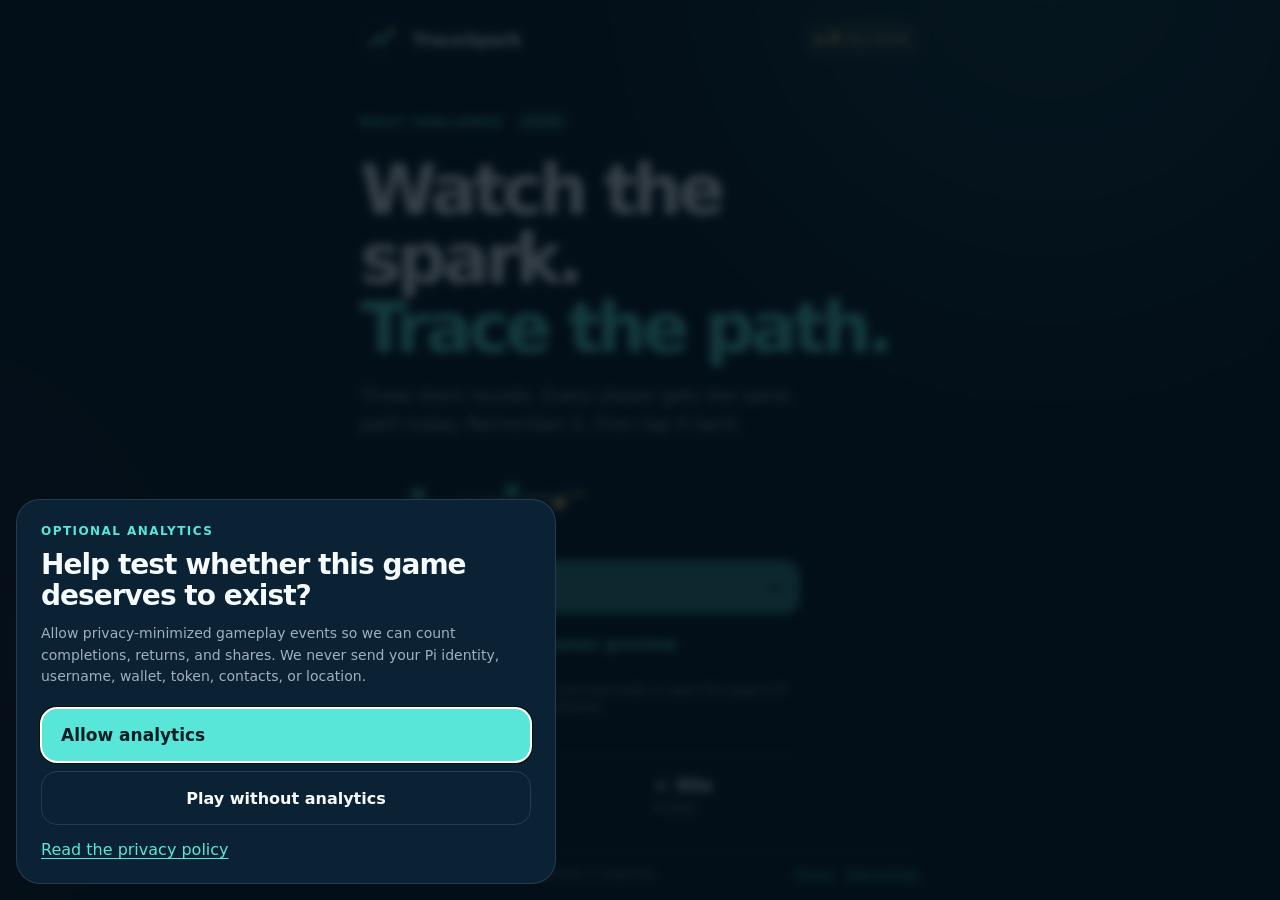
<file: index.html>
<!doctype html>
<html lang="en">
  <head>
    <meta charset="utf-8" />
    <meta name="viewport" content="width=device-width, initial-scale=1, viewport-fit=cover" />
    <meta name="theme-color" content="#071a2b" />
    <meta name="description" content="TraceSpark is a short daily memory-path challenge made for mobile play." />
    <title>TraceSpark — Daily memory challenge</title>
    <link rel="icon" href="./logo.svg?v=0.1.0" type="image/svg+xml" />
    <link rel="stylesheet" href="./styles.css?v=0.1.0" />
    <script src="https://sdk.minepi.com/pi-sdk.js"></script>
    <script type="module" src="./app.js?v=0.1.1"></script>
  </head>
  <body>
    <main class="app-shell">
      <header class="topbar">
        <a class="brand" href="./" aria-label="TraceSpark home">
          <img src="./logo.svg" width="42" height="42" alt="" />
          <span>TraceSpark</span>
        </a>
        <div class="streak-chip" aria-label="Current daily streak">
          <span aria-hidden="true">◆</span>
          <strong id="streak-count">0</strong>
          <span>day streak</span>
        </div>
      </header>

      <section id="welcome-view" class="view welcome-view">
        <div class="challenge-label">
          <span>Daily challenge</span>
          <strong id="challenge-number">#—</strong>
        </div>
        <h1>Watch the spark.<br /><em>Trace the path.</em></h1>
        <p class="intro">Three short rounds. Every player gets the same path today. Remember it, then tap it back.</p>

        <div class="demo-path" aria-hidden="true">
          <span></span><span></span><span></span><span></span><span></span>
        </div>

        <div class="welcome-actions">
          <button id="auth-button" class="primary-button" type="button" disabled>
            <span>Sign in with Pi</span>
            <span aria-hidden="true">→</span>
          </button>
          <button id="preview-button" class="text-button" type="button" hidden>Play browser preview</button>
          <p id="sdk-status" class="microcopy" role="status">Connecting to Pi…</p>
        </div>

        <div class="rules" aria-label="Game summary">
          <div><strong>3</strong><span>rounds</span></div>
          <div><strong>15</strong><span>sparks</span></div>
          <div><strong>&lt; 90s</strong><span>to play</span></div>
        </div>
      </section>

      <section id="game-view" class="view game-view" hidden>
        <div class="round-header">
          <div>
            <span class="overline">Daily challenge</span>
            <h1 id="round-title">Round 1 of 3</h1>
          </div>
          <div id="round-dots" class="round-dots" aria-label="Round progress"></div>
        </div>

        <div class="instruction-card">
          <span id="phase-icon" class="phase-icon" aria-hidden="true">◉</span>
          <div>
            <strong id="phase-title">Get ready</strong>
            <p id="phase-message" aria-live="polite">The path will light up one spark at a time.</p>
          </div>
        </div>

        <div id="spark-grid" class="spark-grid" aria-label="Memory path grid"></div>

        <div class="input-progress">
          <span id="input-label">Watch closely</span>
          <div id="input-marks" class="input-marks" aria-hidden="true"></div>
        </div>
      </section>

      <section id="result-view" class="view result-view" hidden>
        <p class="overline">Daily challenge complete</p>
        <div class="score-ring" aria-label="Final accuracy">
          <strong id="result-percent">0%</strong>
          <span>accuracy</span>
        </div>
        <h1 id="result-title">Path captured.</h1>
        <p id="result-summary" class="intro"></p>

        <div id="result-grid" class="result-grid" aria-label="Round results"></div>

        <div class="result-stats">
          <div><span>Score</span><strong id="result-score">0</strong></div>
          <div><span>Streak</span><strong id="result-streak">1 day</strong></div>
          <div><span>Next path</span><strong id="next-countdown">—</strong></div>
        </div>

        <button id="share-button" class="primary-button" type="button">
          <span>Share result</span>
          <span aria-hidden="true">↗</span>
        </button>
        <button id="replay-button" class="text-button" type="button">Replay today's path</button>
        <p id="share-status" class="microcopy" role="status"></p>
      </section>

      <footer>
        <p>Memory, not money. No prizes, deposits, or wagering.</p>
        <nav aria-label="Legal and settings">
          <a href="./privacy.html">Privacy</a>
          <button id="privacy-settings-button" type="button">Data settings</button>
        </nav>
      </footer>
    </main>

    <dialog id="consent-dialog" class="consent-dialog">
      <form method="dialog">
        <p class="overline">Optional analytics</p>
        <h2>Help test whether this game deserves to exist?</h2>
        <p>
          Allow privacy-minimized gameplay events so we can count completions, returns, and shares. We never send your
          Pi identity, username, wallet, token, contacts, or location.
        </p>
        <div class="dialog-actions">
          <button id="allow-analytics" class="primary-button" value="allow">Allow analytics</button>
          <button id="decline-analytics" class="secondary-button" value="decline">Play without analytics</button>
        </div>
        <a href="./privacy.html">Read the privacy policy</a>
      </form>
    </dialog>
  </body>
</html>
</file>
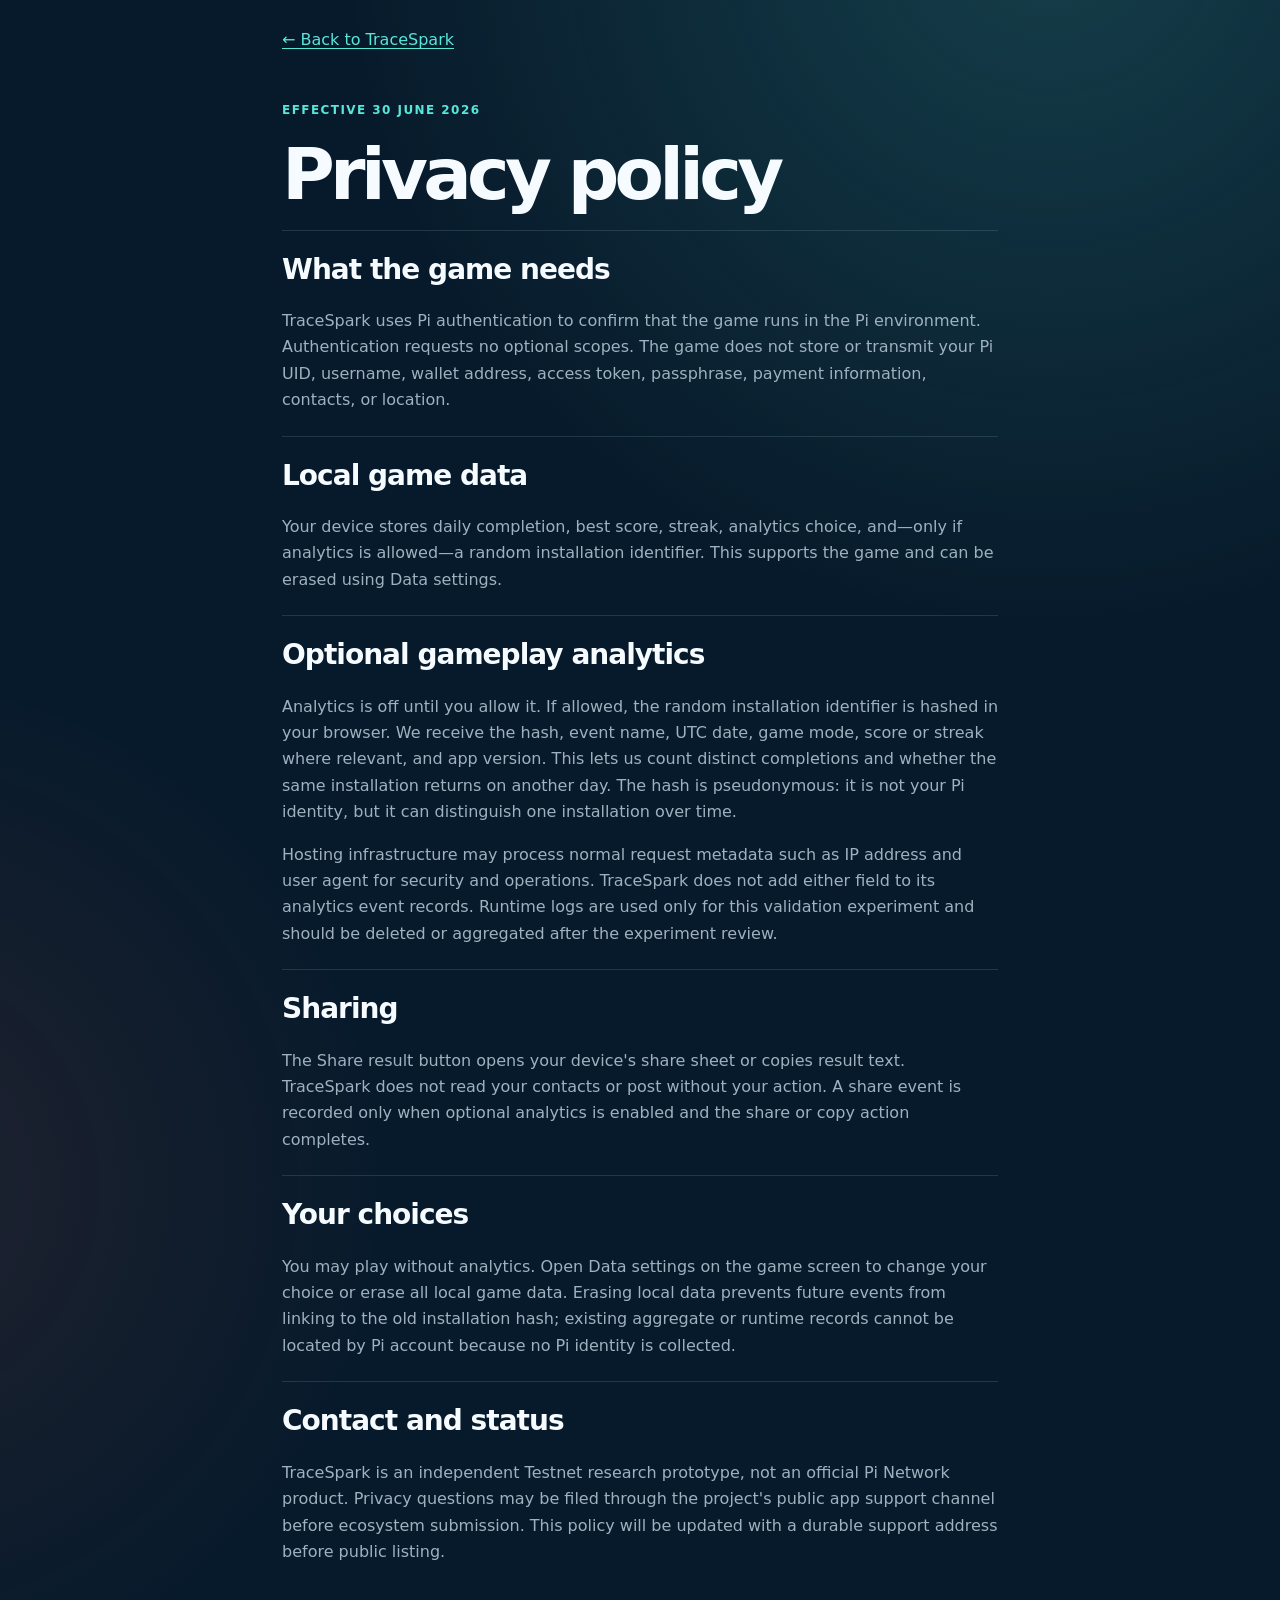
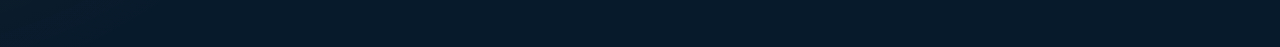
<file: privacy.html>
<!doctype html>
<html lang="en">
  <head>
    <meta charset="utf-8" />
    <meta name="viewport" content="width=device-width, initial-scale=1" />
    <meta name="theme-color" content="#071a2b" />
    <title>Privacy — TraceSpark</title>
    <link rel="icon" href="./logo.svg?v=0.1.0" type="image/svg+xml" />
    <link rel="stylesheet" href="./styles.css?v=0.1.0" />
  </head>
  <body>
    <main class="legal-shell">
      <a class="back-link" href="./">← Back to TraceSpark</a>
      <p class="overline">Effective 30 June 2026</p>
      <h1>Privacy policy</h1>

      <section>
        <h2>What the game needs</h2>
        <p>
          TraceSpark uses Pi authentication to confirm that the game runs in the Pi environment. Authentication requests
          no optional scopes. The game does not store or transmit your Pi UID, username, wallet address, access token,
          passphrase, payment information, contacts, or location.
        </p>
      </section>

      <section>
        <h2>Local game data</h2>
        <p>
          Your device stores daily completion, best score, streak, analytics choice, and—only if analytics is
          allowed—a random installation identifier. This supports the game and can be erased using Data settings.
        </p>
      </section>

      <section>
        <h2>Optional gameplay analytics</h2>
        <p>
          Analytics is off until you allow it. If allowed, the random installation identifier is hashed in your browser.
          We receive the hash, event name, UTC date, game mode, score or streak where relevant, and app version. This lets
          us count distinct completions and whether the same installation returns on another day. The hash is
          pseudonymous: it is not your Pi identity, but it can distinguish one installation over time.
        </p>
        <p>
          Hosting infrastructure may process normal request metadata such as IP address and user agent for security and
          operations. TraceSpark does not add either field to its analytics event records. Runtime logs are used only for
          this validation experiment and should be deleted or aggregated after the experiment review.
        </p>
      </section>

      <section>
        <h2>Sharing</h2>
        <p>
          The Share result button opens your device's share sheet or copies result text. TraceSpark does not read your
          contacts or post without your action. A share event is recorded only when optional analytics is enabled and the
          share or copy action completes.
        </p>
      </section>

      <section>
        <h2>Your choices</h2>
        <p>
          You may play without analytics. Open Data settings on the game screen to change your choice or erase all local
          game data. Erasing local data prevents future events from linking to the old installation hash; existing
          aggregate or runtime records cannot be located by Pi account because no Pi identity is collected.
        </p>
      </section>

      <section>
        <h2>Contact and status</h2>
        <p>
          TraceSpark is an independent Testnet research prototype, not an official Pi Network product. Privacy questions
          may be filed through the project's public app support channel before ecosystem submission. This policy will be
          updated with a durable support address before public listing.
        </p>
      </section>
    </main>
  </body>
</html>
</file>
<file: styles.css>
:root {
  color-scheme: dark;
  --ink: #f6fbff;
  --muted: #9eb1bf;
  --navy: #071a2b;
  --navy-soft: #0d273b;
  --panel: rgba(14, 39, 58, 0.86);
  --cyan: #58e6d9;
  --cyan-dark: #163f4b;
  --coral: #ff6b55;
  --gold: #ffe08a;
  --line: rgba(174, 222, 231, 0.15);
  font-family: Inter, ui-rounded, "SF Pro Rounded", system-ui, -apple-system, BlinkMacSystemFont, "Segoe UI", sans-serif;
}

* {
  box-sizing: border-box;
}

[hidden] {
  display: none !important;
}

html {
  background: var(--navy);
}

body {
  margin: 0;
  min-height: 100vh;
  min-height: 100svh;
  background:
    radial-gradient(circle at 82% -5%, rgba(88, 230, 217, 0.18), transparent 35%),
    radial-gradient(circle at -10% 72%, rgba(255, 107, 85, 0.1), transparent 28%),
    var(--navy);
  color: var(--ink);
}

button,
a {
  -webkit-tap-highlight-color: transparent;
}

button {
  font: inherit;
}

.app-shell {
  display: flex;
  min-height: 100vh;
  min-height: 100svh;
  flex-direction: column;
  margin: 0 auto;
  max-width: 600px;
  padding: max(18px, env(safe-area-inset-top)) 20px max(20px, env(safe-area-inset-bottom));
}

.topbar {
  align-items: center;
  display: flex;
  justify-content: space-between;
}

.brand {
  align-items: center;
  color: var(--ink);
  display: inline-flex;
  font-size: 18px;
  font-weight: 850;
  gap: 10px;
  letter-spacing: -0.02em;
  text-decoration: none;
}

.brand img {
  border: 1px solid var(--line);
  border-radius: 12px;
}

.streak-chip {
  align-items: center;
  background: rgba(255, 224, 138, 0.08);
  border: 1px solid rgba(255, 224, 138, 0.2);
  border-radius: 999px;
  color: var(--gold);
  display: inline-flex;
  font-size: 12px;
  gap: 5px;
  padding: 8px 11px;
}

.streak-chip strong {
  font-size: 15px;
}

.view {
  flex: 1;
}

.welcome-view {
  display: flex;
  flex-direction: column;
  justify-content: center;
  padding: 44px 0 30px;
}

.challenge-label,
.overline {
  color: var(--cyan);
  font-size: 12px;
  font-weight: 800;
  letter-spacing: 0.12em;
  text-transform: uppercase;
}

.challenge-label {
  align-items: center;
  display: flex;
  gap: 10px;
}

.challenge-label strong {
  background: rgba(88, 230, 217, 0.1);
  border-radius: 999px;
  padding: 5px 8px;
}

h1,
h2,
p {
  margin-top: 0;
}

h1 {
  font-size: clamp(42px, 13vw, 70px);
  letter-spacing: -0.065em;
  line-height: 0.98;
  margin: 22px 0 20px;
}

h1 em {
  color: var(--cyan);
  font-style: normal;
}

h2 {
  font-size: 28px;
  letter-spacing: -0.035em;
  line-height: 1.08;
}

.intro {
  color: var(--muted);
  font-size: 18px;
  line-height: 1.55;
  max-width: 470px;
}

.demo-path {
  align-items: center;
  display: flex;
  height: 58px;
  margin: 18px 0 28px;
  position: relative;
  width: 240px;
}

.demo-path::before {
  background: linear-gradient(90deg, var(--coral), var(--cyan), var(--gold));
  content: "";
  height: 3px;
  left: 14px;
  opacity: 0.75;
  position: absolute;
  right: 14px;
  transform: rotate(-5deg);
}

.demo-path span {
  animation: spark-pulse 2.5s infinite both;
  background: var(--cyan);
  border: 5px solid var(--navy);
  border-radius: 50%;
  box-shadow: 0 0 0 2px rgba(88, 230, 217, 0.3);
  height: 22px;
  margin-right: 25px;
  position: relative;
  width: 22px;
}

.demo-path span:nth-child(1) { background: var(--coral); animation-delay: 0s; transform: translateY(12px); }
.demo-path span:nth-child(2) { animation-delay: 0.18s; transform: translateY(-8px); }
.demo-path span:nth-child(3) { animation-delay: 0.36s; transform: translateY(5px); }
.demo-path span:nth-child(4) { animation-delay: 0.54s; transform: translateY(-12px); }
.demo-path span:nth-child(5) { background: var(--gold); animation-delay: 0.72s; margin-right: 0; }

@keyframes spark-pulse {
  0%, 30%, 100% { box-shadow: 0 0 0 2px rgba(88, 230, 217, 0.22); }
  12% { box-shadow: 0 0 0 8px rgba(88, 230, 217, 0.08), 0 0 24px rgba(88, 230, 217, 0.7); }
}

.welcome-actions {
  max-width: 440px;
}

.primary-button,
.secondary-button,
.text-button {
  border-radius: 16px;
  cursor: pointer;
  font-weight: 800;
  min-height: 54px;
}

.primary-button {
  align-items: center;
  background: var(--cyan);
  border: 0;
  color: #041c24;
  display: flex;
  font-size: 17px;
  justify-content: space-between;
  padding: 0 20px;
  width: 100%;
}

.primary-button:disabled {
  cursor: wait;
  opacity: 0.55;
}

.secondary-button {
  background: transparent;
  border: 1px solid var(--line);
  color: var(--ink);
  padding: 0 18px;
  width: 100%;
}

.text-button {
  background: transparent;
  border: 0;
  color: var(--cyan);
  display: block;
  margin: 4px auto 0;
  padding: 0 14px;
}

.microcopy {
  color: var(--muted);
  font-size: 12px;
  line-height: 1.45;
  margin: 10px 0 0;
  min-height: 18px;
  text-align: center;
}

.rules {
  border-top: 1px solid var(--line);
  display: grid;
  grid-template-columns: repeat(3, 1fr);
  margin-top: 36px;
  max-width: 440px;
  padding-top: 20px;
}

.rules div {
  display: grid;
  gap: 4px;
}

.rules strong {
  font-size: 19px;
}

.rules span {
  color: var(--muted);
  font-size: 12px;
}

.game-view {
  padding: 42px 0 24px;
}

.round-header {
  align-items: flex-end;
  display: flex;
  justify-content: space-between;
}

.round-header h1 {
  font-size: 36px;
  margin: 8px 0 0;
}

.round-dots {
  display: flex;
  gap: 7px;
  padding-bottom: 5px;
}

.round-dots span {
  background: var(--cyan-dark);
  border-radius: 999px;
  height: 8px;
  transition: width 180ms ease, background 180ms ease;
  width: 8px;
}

.round-dots span.active {
  background: var(--cyan);
  width: 24px;
}

.round-dots span.complete {
  background: var(--gold);
}

.instruction-card {
  align-items: center;
  background: var(--panel);
  border: 1px solid var(--line);
  border-radius: 18px;
  display: flex;
  gap: 14px;
  margin: 26px 0 20px;
  padding: 15px;
}

.instruction-card strong {
  display: block;
  margin-bottom: 3px;
}

.instruction-card p {
  color: var(--muted);
  font-size: 13px;
  margin: 0;
}

.phase-icon {
  align-items: center;
  background: rgba(88, 230, 217, 0.1);
  border-radius: 12px;
  color: var(--cyan);
  display: flex;
  flex: 0 0 42px;
  height: 42px;
  justify-content: center;
}

.spark-grid {
  display: grid;
  gap: clamp(10px, 3vw, 16px);
  grid-template-columns: repeat(4, 1fr);
  margin: 0 auto;
  max-width: 470px;
}

.spark-cell {
  aspect-ratio: 1;
  background: rgba(17, 47, 69, 0.85);
  border: 1px solid var(--line);
  border-radius: 20px;
  box-shadow: inset 0 1px rgba(255, 255, 255, 0.03);
  cursor: default;
  padding: 0;
  position: relative;
  transition: background 110ms ease, border 110ms ease, box-shadow 110ms ease, transform 110ms ease;
}

.spark-cell::after {
  background: #315063;
  border-radius: 50%;
  content: "";
  height: 12px;
  left: 50%;
  position: absolute;
  top: 50%;
  transform: translate(-50%, -50%);
  transition: inherit;
  width: 12px;
}

.spark-grid.accepting .spark-cell {
  cursor: pointer;
}

.spark-grid.accepting .spark-cell:active {
  transform: scale(0.94);
}

.spark-cell.preview {
  background: rgba(88, 230, 217, 0.2);
  border-color: var(--cyan);
  box-shadow: 0 0 30px rgba(88, 230, 217, 0.3), inset 0 0 20px rgba(88, 230, 217, 0.15);
  transform: scale(1.04);
}

.spark-cell.preview::after,
.spark-cell.correct::after {
  background: var(--cyan);
  box-shadow: 0 0 18px var(--cyan);
  height: 20px;
  width: 20px;
}

.spark-cell.incorrect {
  border-color: var(--coral);
}

.spark-cell.incorrect::after {
  background: var(--coral);
  box-shadow: 0 0 18px rgba(255, 107, 85, 0.8);
  height: 20px;
  width: 20px;
}

.input-progress {
  align-items: center;
  display: flex;
  justify-content: space-between;
  margin: 22px auto 0;
  max-width: 470px;
}

.input-progress > span {
  color: var(--muted);
  font-size: 13px;
  font-weight: 700;
}

.input-marks {
  display: flex;
  gap: 6px;
}

.input-marks span {
  background: var(--cyan-dark);
  border-radius: 50%;
  height: 8px;
  width: 8px;
}

.input-marks span.correct { background: var(--cyan); }
.input-marks span.incorrect { background: var(--coral); }

.result-view {
  padding: 44px 0 30px;
  text-align: center;
}

.score-ring {
  align-items: center;
  background: radial-gradient(circle, rgba(88, 230, 217, 0.14), transparent 66%);
  border: 2px solid rgba(88, 230, 217, 0.45);
  border-radius: 50%;
  display: flex;
  flex-direction: column;
  height: 152px;
  justify-content: center;
  margin: 28px auto 24px;
  position: relative;
  width: 152px;
}

.score-ring::before {
  border: 1px dashed rgba(88, 230, 217, 0.18);
  border-radius: inherit;
  content: "";
  inset: -10px;
  position: absolute;
}

.score-ring strong {
  color: var(--cyan);
  font-size: 44px;
  letter-spacing: -0.06em;
}

.score-ring span {
  color: var(--muted);
  font-size: 12px;
  text-transform: uppercase;
}

.result-view h1 {
  font-size: 38px;
  margin: 12px 0;
}

.result-view .intro {
  font-size: 16px;
  margin: 0 auto 22px;
}

.result-grid {
  background: rgba(14, 39, 58, 0.6);
  border: 1px solid var(--line);
  border-radius: 16px;
  display: grid;
  gap: 5px;
  margin: 0 auto 22px;
  max-width: 300px;
  padding: 15px;
}

.result-grid div {
  font-size: 18px;
  letter-spacing: 4px;
}

.result-stats {
  display: grid;
  gap: 8px;
  grid-template-columns: repeat(3, 1fr);
  margin: 0 0 24px;
}

.result-stats div {
  background: var(--panel);
  border: 1px solid var(--line);
  border-radius: 15px;
  display: grid;
  gap: 5px;
  padding: 14px 8px;
}

.result-stats span {
  color: var(--muted);
  font-size: 11px;
  text-transform: uppercase;
}

.result-stats strong {
  font-size: 16px;
}

footer {
  align-items: center;
  border-top: 1px solid var(--line);
  color: var(--muted);
  display: flex;
  font-size: 11px;
  justify-content: space-between;
  padding-top: 16px;
}

footer p {
  margin: 0;
  max-width: 55%;
}

footer nav {
  display: flex;
  gap: 12px;
}

footer a,
footer button,
.consent-dialog a,
.back-link {
  background: transparent;
  border: 0;
  color: var(--cyan);
  cursor: pointer;
  font: inherit;
  padding: 0;
  text-decoration: underline;
  text-underline-offset: 3px;
}

.consent-dialog {
  background: #0b2234;
  border: 1px solid var(--line);
  border-radius: 24px;
  color: var(--ink);
  margin: auto 16px max(16px, env(safe-area-inset-bottom));
  max-width: 540px;
  padding: 0;
  width: calc(100% - 32px);
}

.consent-dialog::backdrop {
  backdrop-filter: blur(5px);
  background: rgba(2, 12, 20, 0.78);
}

.consent-dialog form {
  padding: 24px;
}

.consent-dialog h2 {
  margin: 9px 0 12px;
}

.consent-dialog p:not(.overline) {
  color: var(--muted);
  font-size: 14px;
  line-height: 1.55;
}

.dialog-actions {
  display: grid;
  gap: 9px;
  margin: 20px 0 15px;
}

.legal-shell {
  margin: 0 auto;
  max-width: 760px;
  padding: max(30px, env(safe-area-inset-top)) 22px 60px;
}

.legal-shell > .overline {
  margin-top: 54px;
}

.legal-shell h1 {
  font-size: clamp(46px, 11vw, 72px);
}

.legal-shell section {
  border-top: 1px solid var(--line);
  padding: 24px 0 6px;
}

.legal-shell section p {
  color: var(--muted);
  line-height: 1.65;
}

@media (max-width: 380px) {
  .app-shell { padding-left: 15px; padding-right: 15px; }
  .streak-chip span:last-child { display: none; }
  .spark-grid { gap: 9px; }
  .spark-cell { border-radius: 16px; }
  footer { align-items: flex-start; flex-direction: column; gap: 12px; }
  footer p { max-width: none; }
}

@media (prefers-reduced-motion: reduce) {
  *, *::before, *::after {
    animation-duration: 0.01ms !important;
    animation-iteration-count: 1 !important;
    scroll-behavior: auto !important;
    transition-duration: 0.01ms !important;
  }
}
</file>
